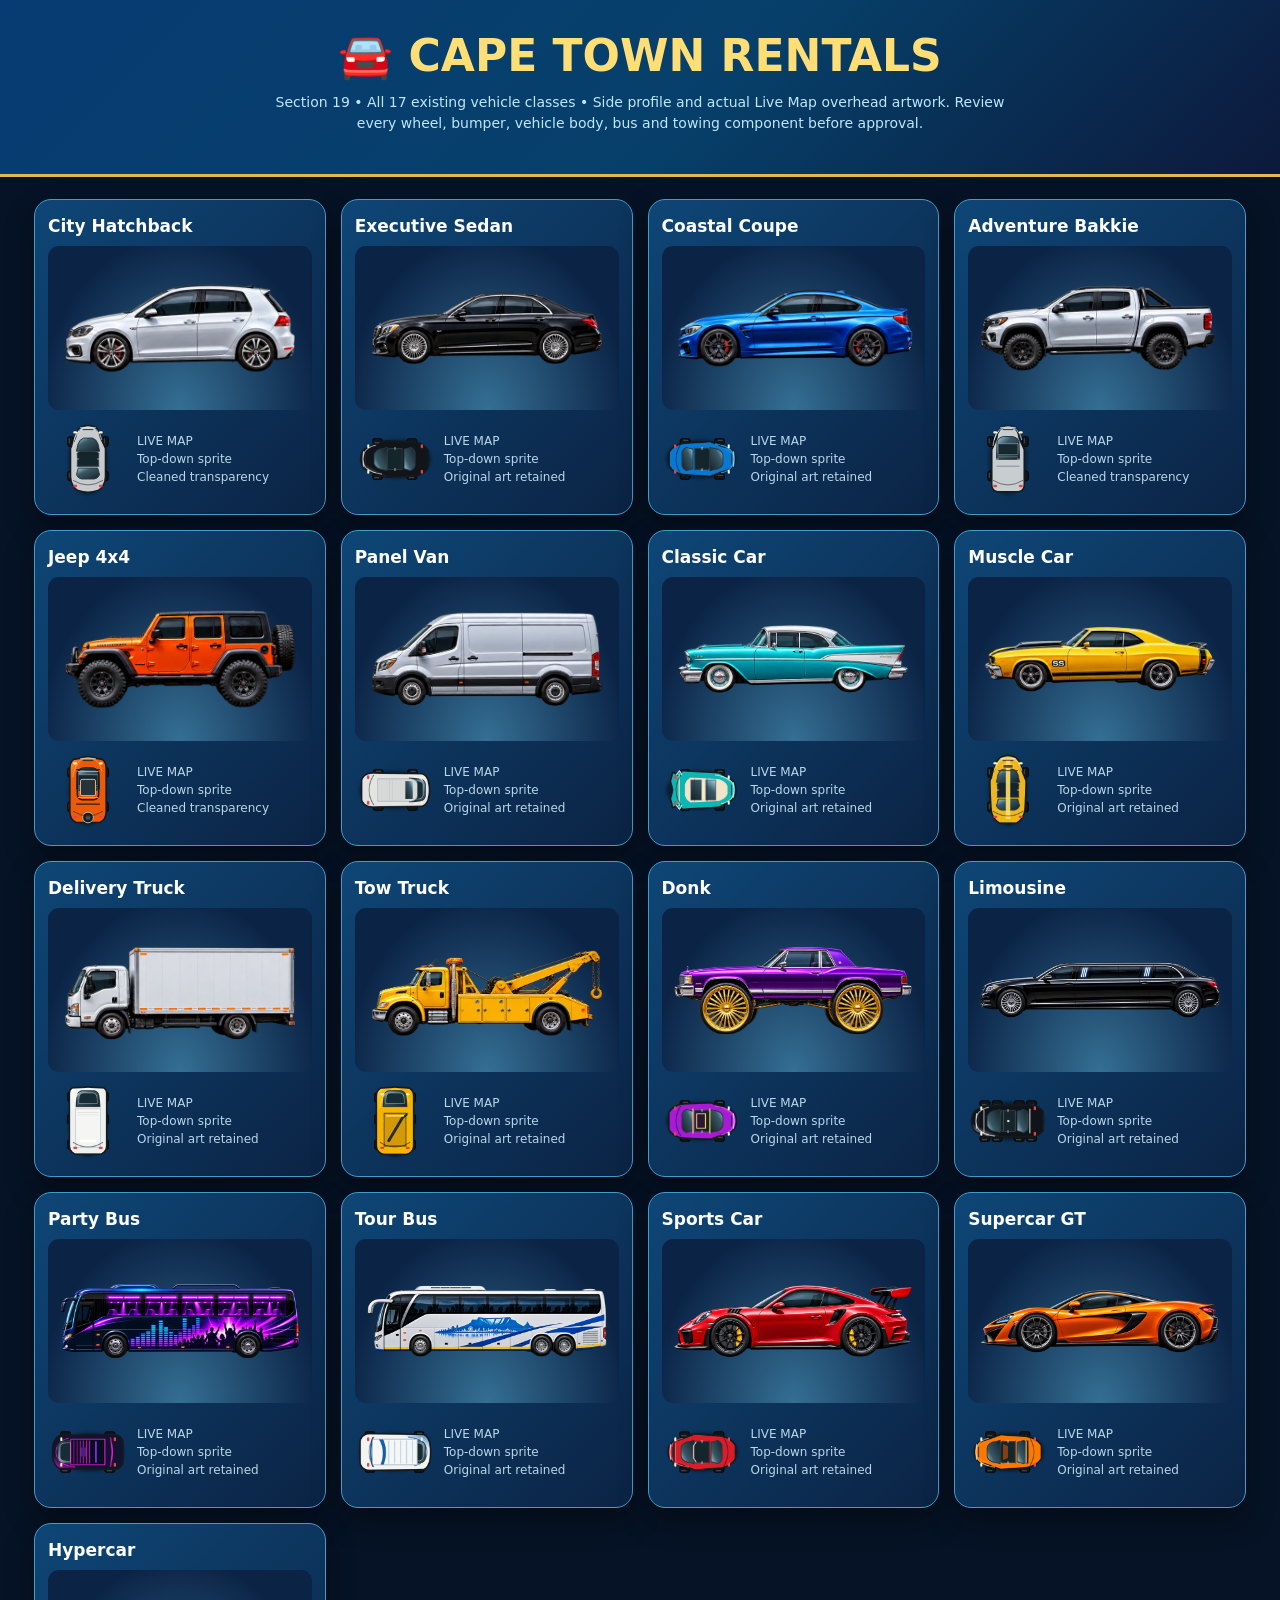
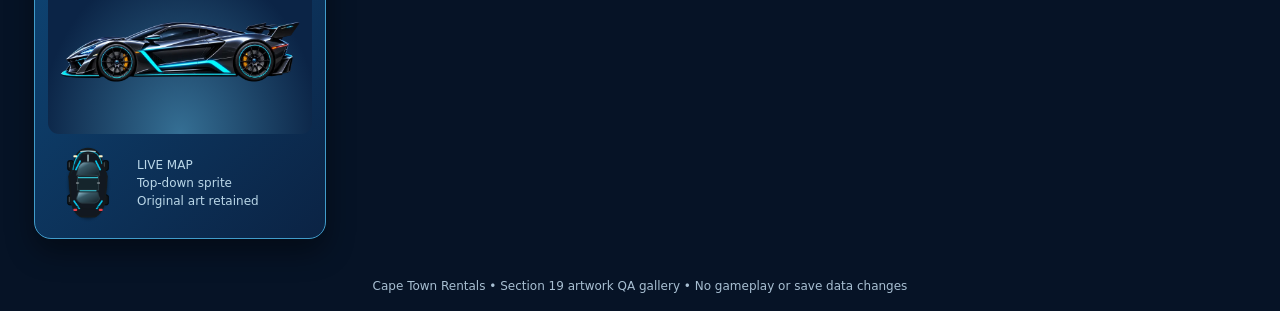
<file: docs/vehicle-artwork-preview.html>
<!doctype html><html lang="en"><head><meta charset="utf-8"><meta name="viewport" content="width=device-width,initial-scale=1"><title>Cape Town Rentals | Vehicle Artwork Audit</title><style>
:root{color-scheme:dark;font-family:system-ui,Arial,sans-serif}*{box-sizing:border-box}body{margin:0;background:#061326;color:#fff}
header{text-align:center;padding:30px 16px;background:linear-gradient(135deg,#073b73,#06406a 55%,#0c193b);border-bottom:3px solid #e4b84d}h1{margin:0;color:#ffdf75;font-size:clamp(26px,5vw,44px)}header p{color:#c0e6fb;margin:10px auto;max-width:760px;font-size:14px;line-height:1.5}
main{max-width:1240px;margin:auto;padding:22px 14px}.grid{display:grid;grid-template-columns:repeat(auto-fit,minmax(260px,1fr));gap:15px}
article{background:linear-gradient(135deg,#0e4676,#0b2344);border:1px solid #419cca;border-radius:17px;padding:13px;box-shadow:0 13px 28px #0006}h2{font-size:17px;margin:3px 0 10px}.picture{min-height:164px;display:grid;place-items:center;border-radius:11px;background:radial-gradient(ellipse at 50% 100%,#356f94,#0b2446 75%);overflow:hidden}.picture img{max-width:97%;max-height:150px;object-fit:contain}
.roof{display:flex;gap:9px;align-items:center;padding:9px 0 2px}.roof img{width:80px;height:80px;object-fit:contain;flex-shrink:0}.roof small{font-size:12px;color:#bad7e8;line-height:1.5}
footer{padding:18px;text-align:center;color:#a8bfd2;font-size:12px}
</style></head><body><header><h1>🚘 CAPE TOWN RENTALS</h1><p>Section 19 • All 17 existing vehicle classes • Side profile and actual Live Map overhead artwork. Review every wheel, bumper, vehicle body, bus and towing component before approval.</p></header><main><div class="grid"><article><h2>City Hatchback</h2><div class="picture"><img loading="lazy" src="../assets/lineup-hatch-side.webp" alt="City Hatchback side profile"></div><div class="roof"><img loading="lazy" src="../assets/art19-hatch-topdown.svg" alt="City Hatchback roof view"><small>LIVE MAP<br>Top-down sprite<br>Cleaned transparency</small></div></article><article><h2>Executive Sedan</h2><div class="picture"><img loading="lazy" src="../assets/lineup-sedan-side.webp" alt="Executive Sedan side profile"></div><div class="roof"><img loading="lazy" src="../assets/executive-sedan-topdown.webp" alt="Executive Sedan roof view"><small>LIVE MAP<br>Top-down sprite<br>Original art retained</small></div></article><article><h2>Coastal Coupe</h2><div class="picture"><img loading="lazy" src="../assets/lineup-coupe-side.webp" alt="Coastal Coupe side profile"></div><div class="roof"><img loading="lazy" src="../assets/coastal-coupe-topdown.webp" alt="Coastal Coupe roof view"><small>LIVE MAP<br>Top-down sprite<br>Original art retained</small></div></article><article><h2>Adventure Bakkie</h2><div class="picture"><img loading="lazy" src="../assets/lineup-bakkie-side.webp" alt="Adventure Bakkie side profile"></div><div class="roof"><img loading="lazy" src="../assets/art19-bakkie-topdown.svg" alt="Adventure Bakkie roof view"><small>LIVE MAP<br>Top-down sprite<br>Cleaned transparency</small></div></article><article><h2>Jeep 4x4</h2><div class="picture"><img loading="lazy" src="../assets/lineup-jeep-side.webp" alt="Jeep 4x4 side profile"></div><div class="roof"><img loading="lazy" src="../assets/art19-jeep-topdown.svg" alt="Jeep 4x4 roof view"><small>LIVE MAP<br>Top-down sprite<br>Cleaned transparency</small></div></article><article><h2>Panel Van</h2><div class="picture"><img loading="lazy" src="../assets/lineup-van-side.webp" alt="Panel Van side profile"></div><div class="roof"><img loading="lazy" src="../assets/modern-panelvan-topdown.webp" alt="Panel Van roof view"><small>LIVE MAP<br>Top-down sprite<br>Original art retained</small></div></article><article><h2>Classic Car</h2><div class="picture"><img loading="lazy" src="../assets/lineup-classic-side.webp" alt="Classic Car side profile"></div><div class="roof"><img loading="lazy" src="../assets/classic-car-topdown.webp" alt="Classic Car roof view"><small>LIVE MAP<br>Top-down sprite<br>Original art retained</small></div></article><article><h2>Muscle Car</h2><div class="picture"><img loading="lazy" src="../assets/lineup-muscle-side.webp" alt="Muscle Car side profile"></div><div class="roof"><img loading="lazy" src="../assets/muscle-car-topdown.webp" alt="Muscle Car roof view"><small>LIVE MAP<br>Top-down sprite<br>Original art retained</small></div></article><article><h2>Delivery Truck</h2><div class="picture"><img loading="lazy" src="../assets/lineup-truck-side.webp" alt="Delivery Truck side profile"></div><div class="roof"><img loading="lazy" src="../assets/delivery-truck-topdown.webp" alt="Delivery Truck roof view"><small>LIVE MAP<br>Top-down sprite<br>Original art retained</small></div></article><article><h2>Tow Truck</h2><div class="picture"><img loading="lazy" src="../assets/lineup-tow-side.webp" alt="Tow Truck side profile"></div><div class="roof"><img loading="lazy" src="../assets/tow-truck-topdown.webp" alt="Tow Truck roof view"><small>LIVE MAP<br>Top-down sprite<br>Original art retained</small></div></article><article><h2>Donk</h2><div class="picture"><img loading="lazy" src="../assets/lineup-donk-side.webp" alt="Donk side profile"></div><div class="roof"><img loading="lazy" src="../assets/donk-topdown.webp" alt="Donk roof view"><small>LIVE MAP<br>Top-down sprite<br>Original art retained</small></div></article><article><h2>Limousine</h2><div class="picture"><img loading="lazy" src="../assets/lineup-limo-side.webp" alt="Limousine side profile"></div><div class="roof"><img loading="lazy" src="../assets/limo-topdown.webp" alt="Limousine roof view"><small>LIVE MAP<br>Top-down sprite<br>Original art retained</small></div></article><article><h2>Party Bus</h2><div class="picture"><img loading="lazy" src="../assets/lineup-partybus-side.webp" alt="Party Bus side profile"></div><div class="roof"><img loading="lazy" src="../assets/partybus-topdown.webp" alt="Party Bus roof view"><small>LIVE MAP<br>Top-down sprite<br>Original art retained</small></div></article><article><h2>Tour Bus</h2><div class="picture"><img loading="lazy" src="../assets/lineup-bus-side.webp" alt="Tour Bus side profile"></div><div class="roof"><img loading="lazy" src="../assets/tourbus-topdown.webp" alt="Tour Bus roof view"><small>LIVE MAP<br>Top-down sprite<br>Original art retained</small></div></article><article><h2>Sports Car</h2><div class="picture"><img loading="lazy" src="../assets/lineup-sport-side.webp" alt="Sports Car side profile"></div><div class="roof"><img loading="lazy" src="../assets/performance-sport-topdown.webp" alt="Sports Car roof view"><small>LIVE MAP<br>Top-down sprite<br>Original art retained</small></div></article><article><h2>Supercar GT</h2><div class="picture"><img loading="lazy" src="../assets/lineup-super-side.webp" alt="Supercar GT side profile"></div><div class="roof"><img loading="lazy" src="../assets/supercar-gt-topdown.webp" alt="Supercar GT roof view"><small>LIVE MAP<br>Top-down sprite<br>Original art retained</small></div></article><article><h2>Hypercar</h2><div class="picture"><img loading="lazy" src="../assets/lineup-hyper-side.webp" alt="Hypercar side profile"></div><div class="roof"><img loading="lazy" src="../assets/hypercar-topdown.webp" alt="Hypercar roof view"><small>LIVE MAP<br>Top-down sprite<br>Original art retained</small></div></article></div></main><footer>Cape Town Rentals • Section 19 artwork QA gallery • No gameplay or save data changes</footer></body></html>
</file>
